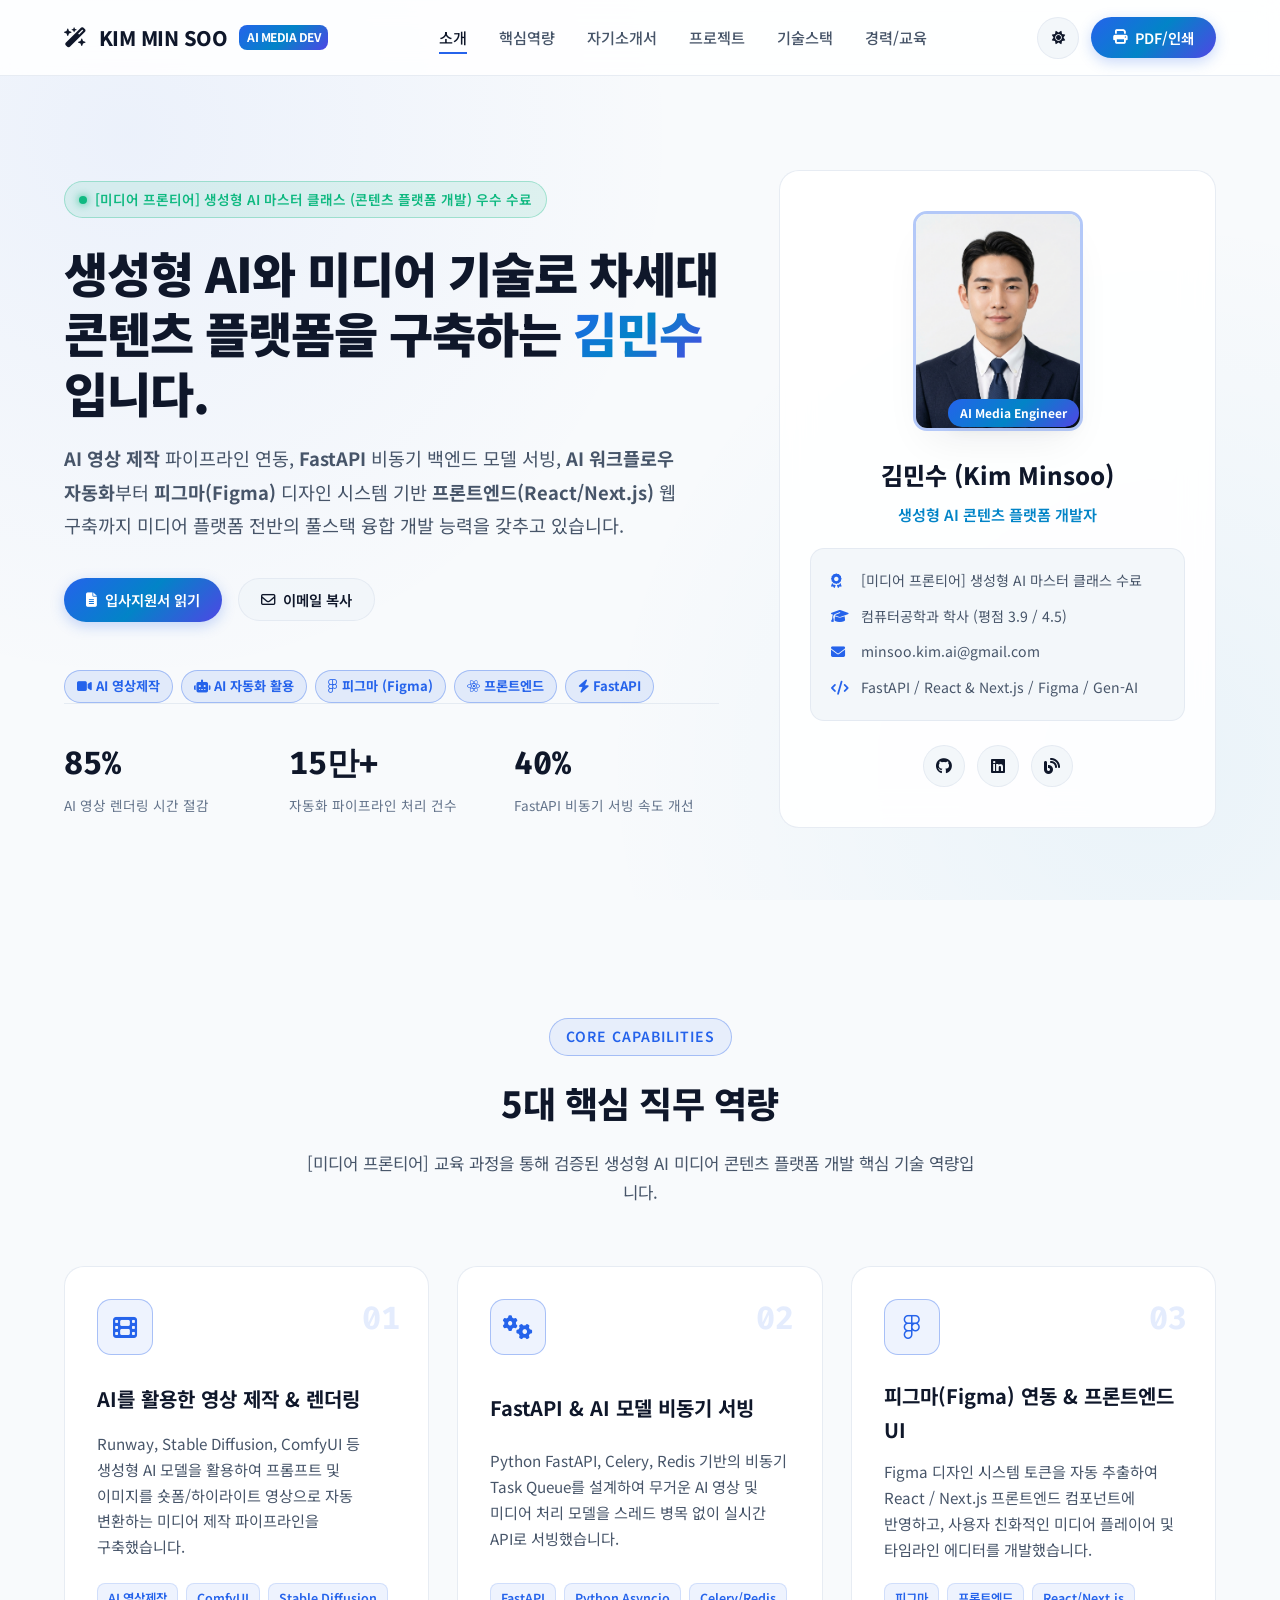
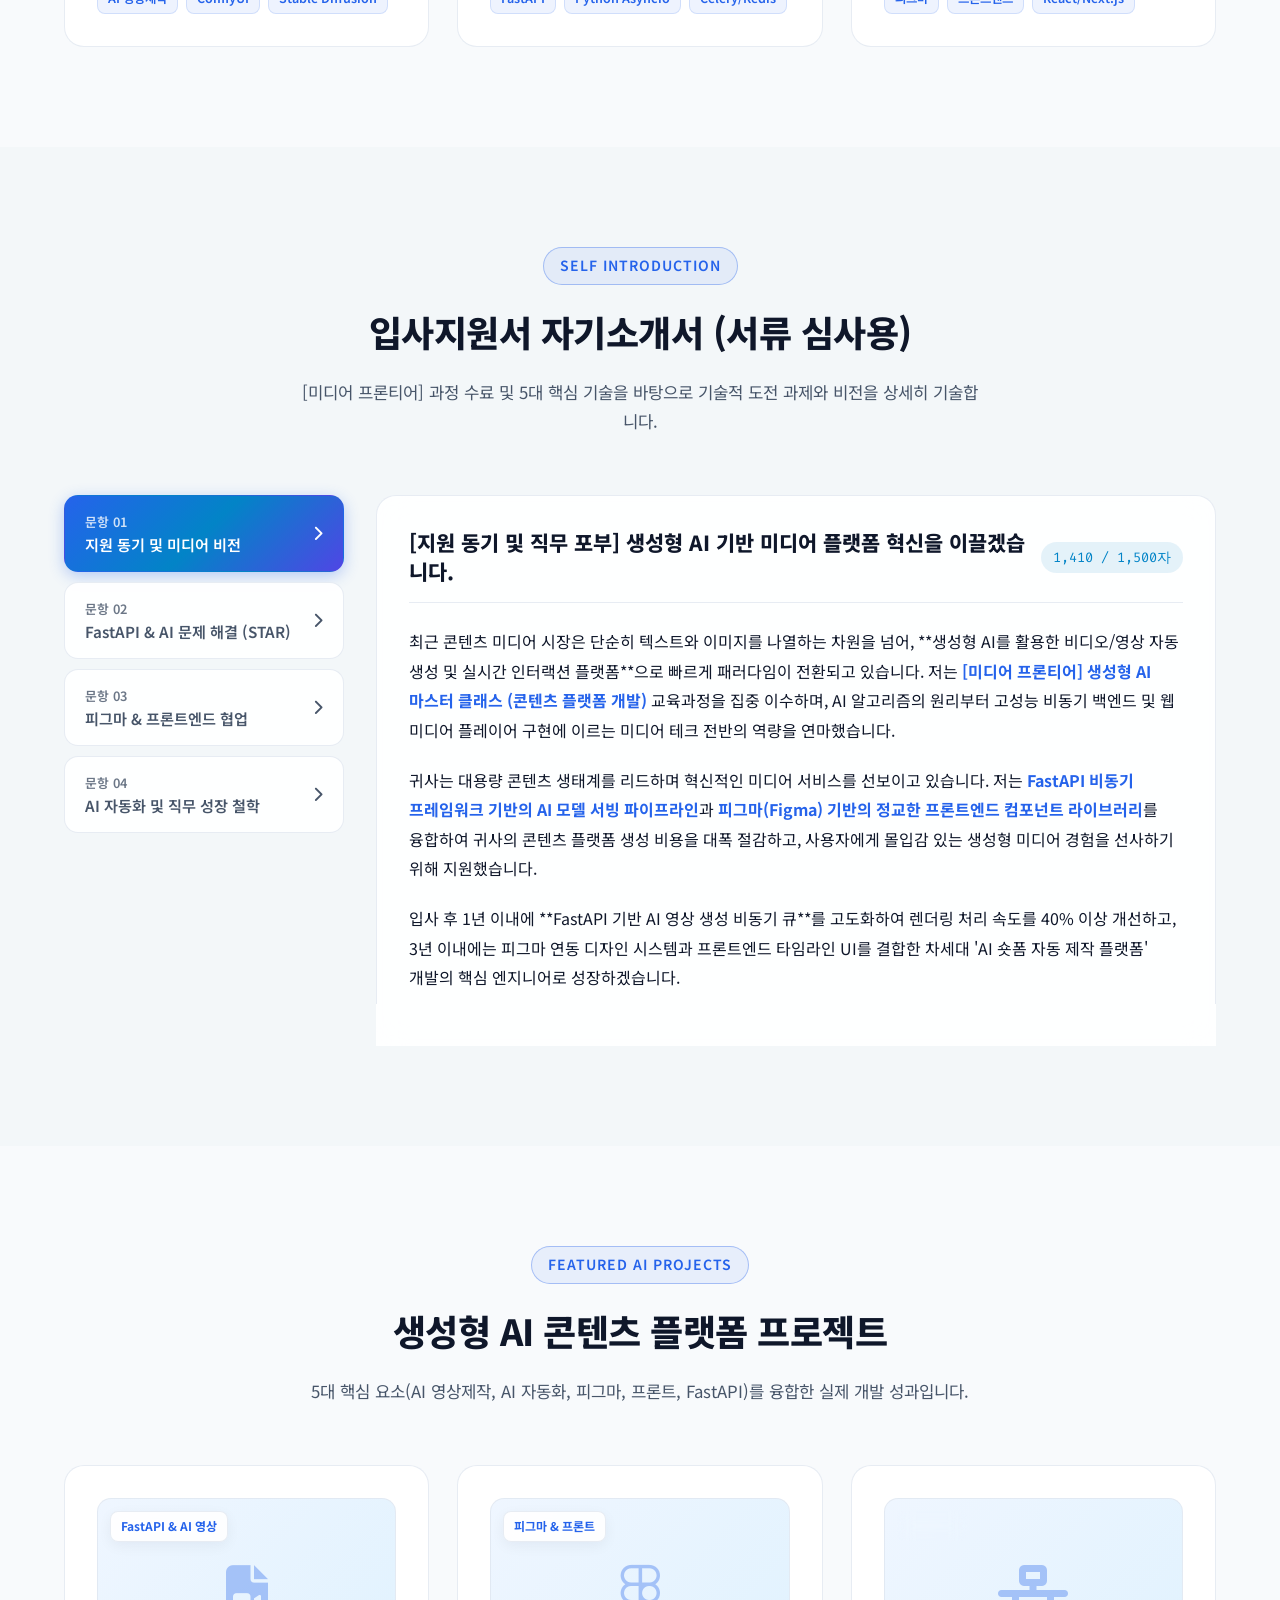
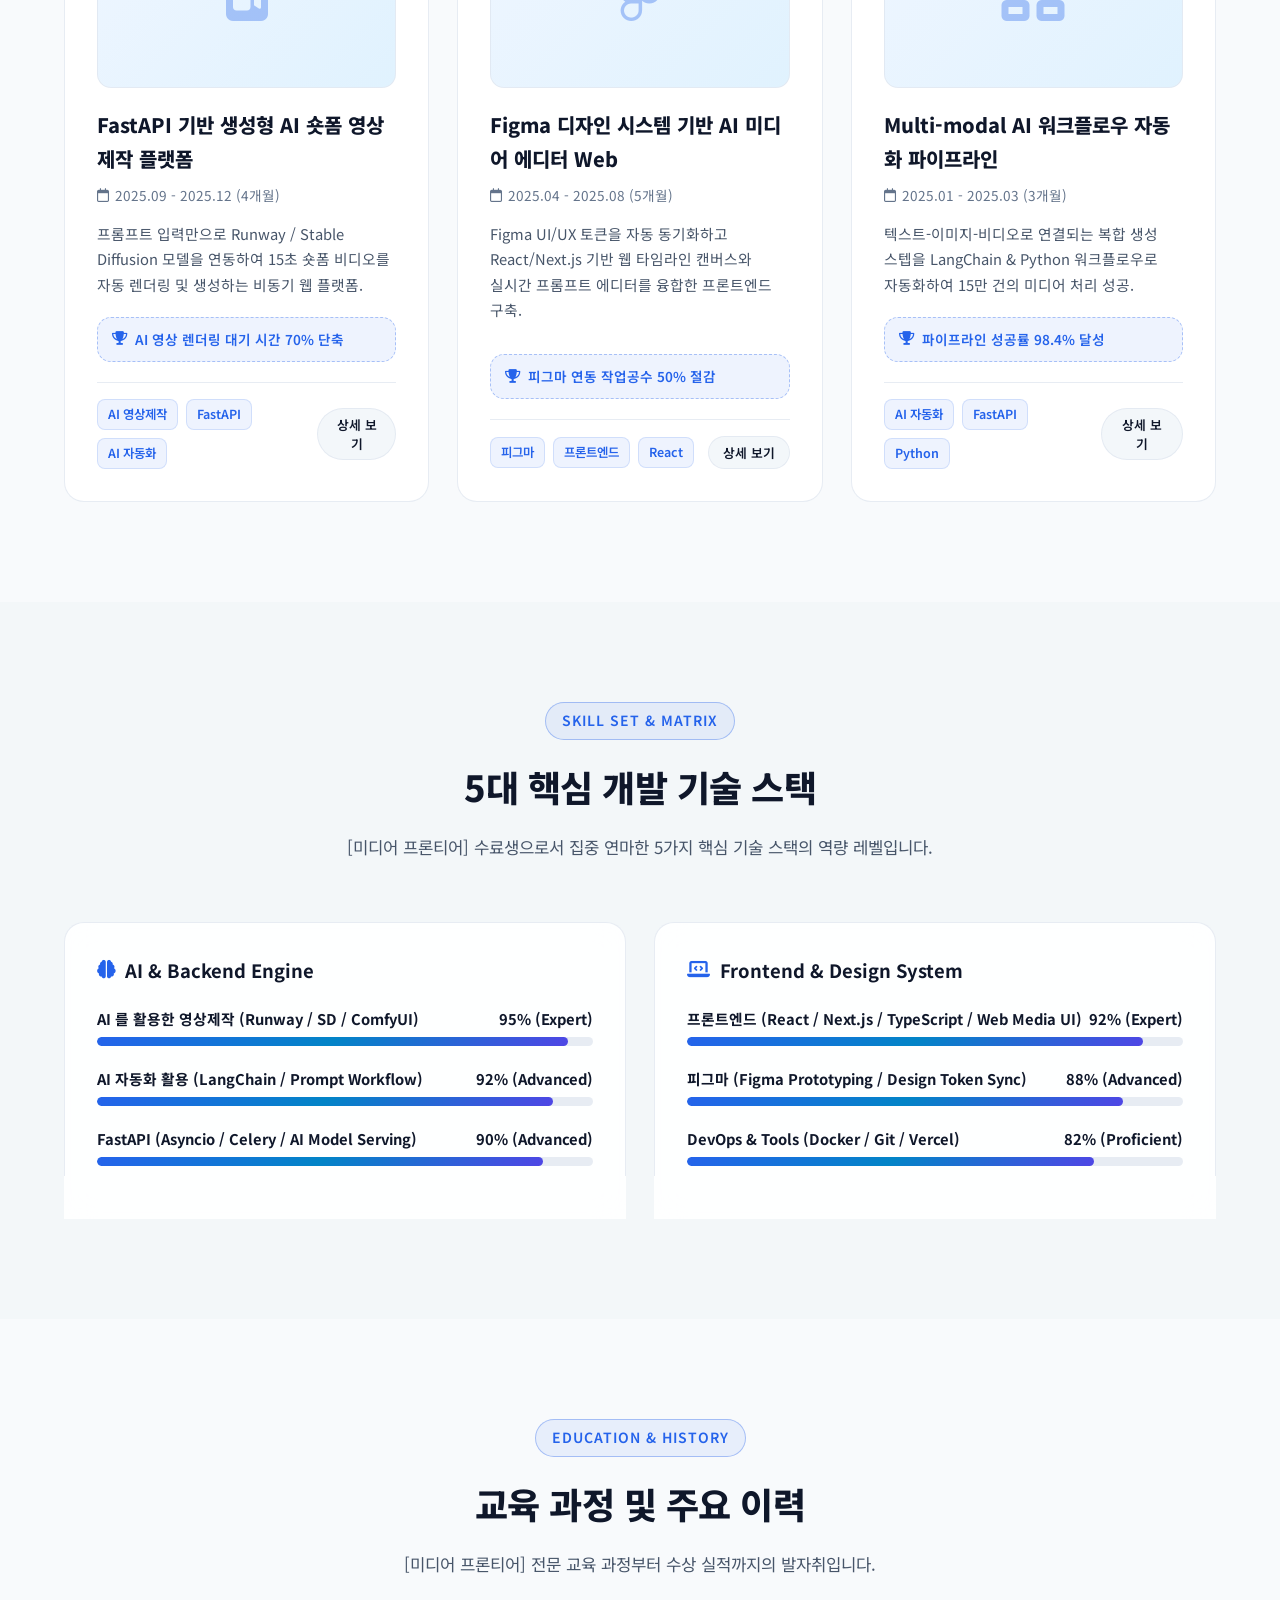
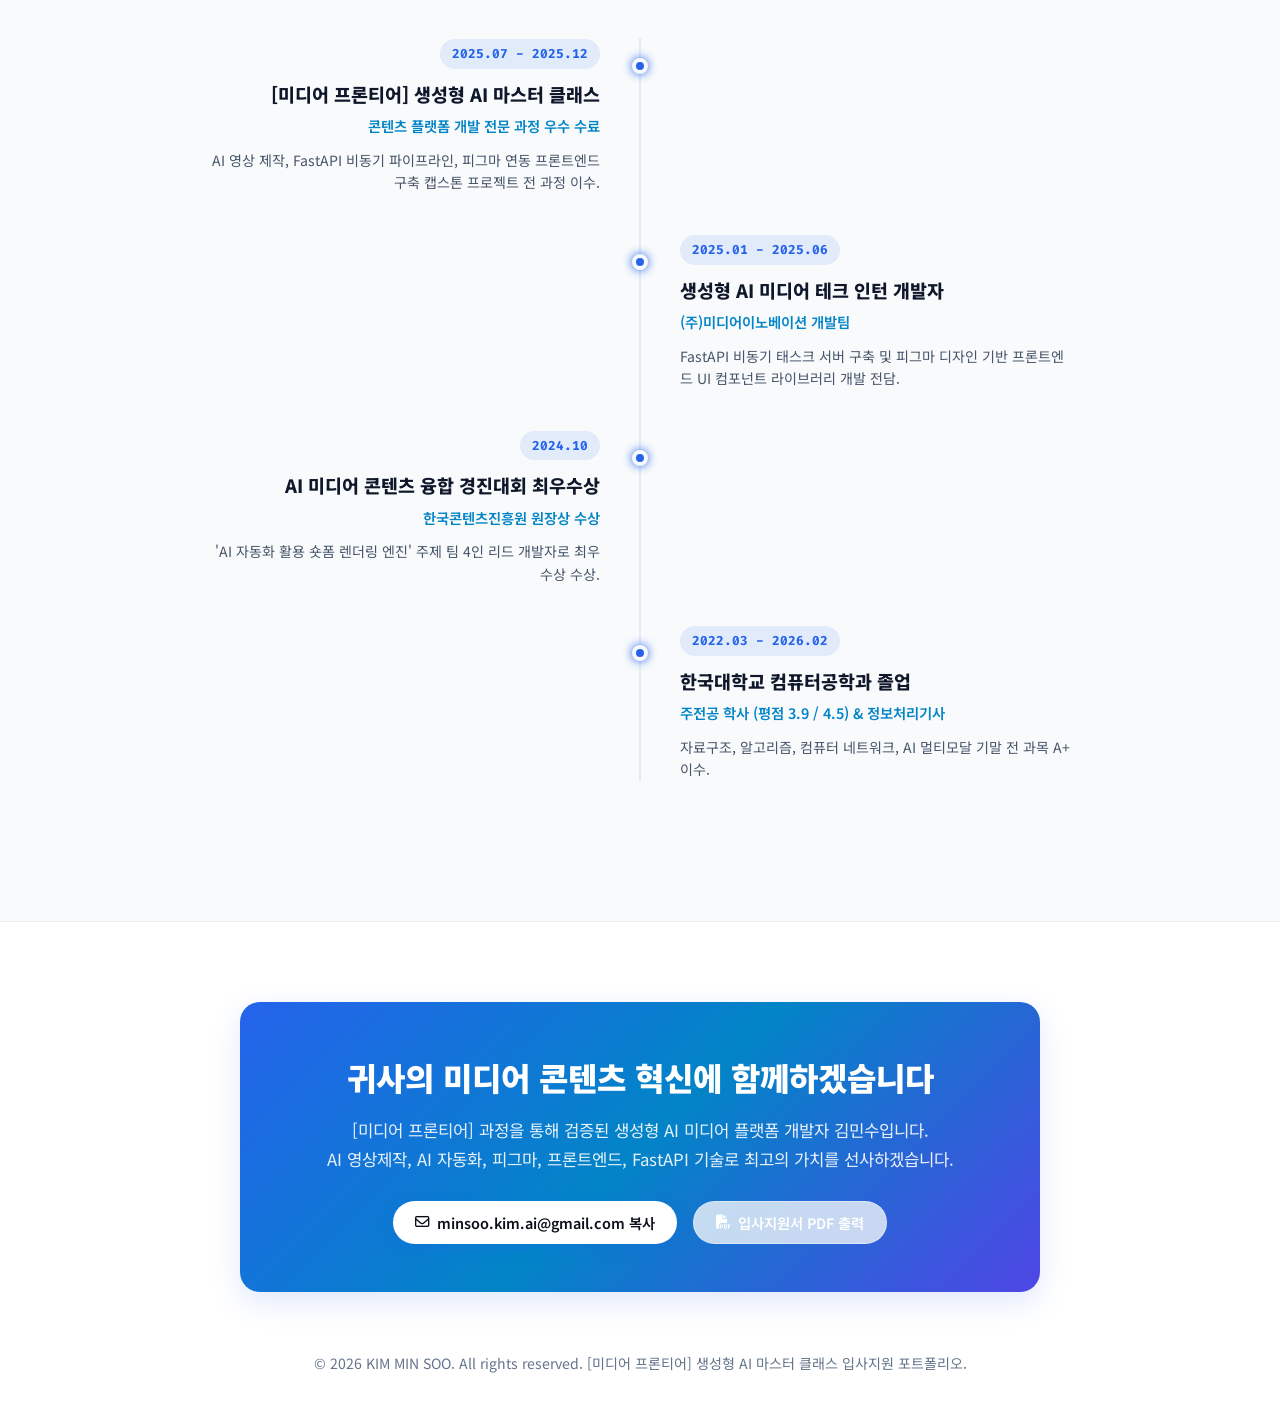
<file: index.html>
<!DOCTYPE html>
<html lang="ko">
<head>
    <meta charset="UTF-8">
    <meta name="viewport" content="width=device-width, initial-scale=1.0">
    <title>김민수 | [미디어 프론티어] 생성형 AI 콘텐츠 플랫폼 엔지니어 입사지원서</title>
    <meta name="description" content="[미디어 프론티어] 생성형 AI 마스터 클래스(콘텐츠 플랫폼 개발)를 수료한 개발자 김민수의 대기업 입사지원 포트폴리오 및 자기소개서 웹페이지입니다.">
    <meta name="keywords" content="입사지원서, 자기소개서, 미디어 프론티어, 생성형 AI, AI 영상제작, AI 자동화, 피그마, 프론트, FastAPI, 김민수">
    
    <!-- Open Graph for Social Sharing -->
    <meta property="og:title" content="김민수 | [미디어 프론티어] 생성형 AI 콘텐츠 플랫폼 엔지니어">
    <meta property="og:description" content="AI 영상제작, AI 자동화, 피그마, 프론트엔드, FastAPI 기반의 차세대 콘텐츠 플랫폼 개발자 김민수입니다.">
    <meta property="og:type" content="website">

    <!-- Google Fonts -->
    <link rel="preconnect" href="https://fonts.googleapis.com">
    <link rel="preconnect" href="https://fonts.gstatic.com" crossorigin>
    <link href="https://fonts.googleapis.com/css2?family=Fira+Code:wght@400;600&family=Inter:wght@300;400;500;600;700;800&family=Noto+Sans+KR:wght@300;400;500;700;900&display=swap" rel="stylesheet">
    
    <!-- FontAwesome Icons -->
    <link rel="stylesheet" href="https://cdnjs.cloudflare.com/ajax/libs/font-awesome/6.4.0/css/all.min.css">

    <!-- Favicon & App Icon (Public Folder) -->
    <link rel="icon" type="image/x-icon" href="public/favicon.ico">
    <link rel="icon" type="image/png" href="public/favicon.png">
    <link rel="shortcut icon" href="public/favicon.png">
    <link rel="apple-touch-icon" sizes="180x180" href="public/apple-touch-icon.png">
    <link rel="manifest" href="public/site.webmanifest">

    <!-- External Portfolio CSS -->
    <link rel="stylesheet" href="css/portfolio.css">
</head>
<body>

    <!-- Scroll Progress Bar -->
    <div id="scroll-progress"></div>

    <!-- Navigation Bar -->
    <nav class="navbar">
        <div class="container">
            <a href="#" class="nav-logo">
                <i class="fa-solid fa-wand-magic-sparkles text-gradient"></i> KIM MIN SOO
                <span class="badge">AI MEDIA DEV</span>
            </a>
            
            <ul class="nav-links">
                <li><a href="#about" class="active">소개</a></li>
                <li><a href="#competencies">핵심역량</a></li>
                <li><a href="#essay">자기소개서</a></li>
                <li><a href="#projects">프로젝트</a></li>
                <li><a href="#skills">기술스택</a></li>
                <li><a href="#career">경력/교육</a></li>
            </ul>

            <div class="nav-actions">
                <button class="btn-icon" id="theme-toggle" title="화면 테마 변경">
                    <i class="fa-solid fa-sun"></i>
                </button>
                <button class="btn-primary" onclick="window.print()">
                    <i class="fa-solid fa-print"></i> PDF/인쇄
                </button>
                <button class="mobile-menu-btn">
                    <i class="fa-solid fa-bars"></i>
                </button>
            </div>
        </div>
    </nav>

    <!-- Main Content -->
    <main>
        <!-- Hero Section -->
        <section id="about" class="hero">
            <div class="container">
                <div class="hero-grid">
                    <div class="hero-content">
                        <div class="status-tag">
                            <span class="status-dot"></span>
                            [미디어 프론티어] 생성형 AI 마스터 클래스 (콘텐츠 플랫폼 개발) 우수 수료
                        </div>
                        <h1 class="hero-title">
                            생성형 AI와 미디어 기술로 차세대 콘텐츠 플랫폼을 구축하는 <span class="gradient-text">김민수</span>입니다.
                        </h1>
                        <p class="hero-subtitle">
                            <strong>AI 영상 제작</strong> 파이프라인 연동, <strong>FastAPI</strong> 비동기 백엔드 모델 서빙, <strong>AI 워크플로우 자동화</strong>부터 <strong>피그마(Figma)</strong> 디자인 시스템 기반 <strong>프론트엔드(React/Next.js)</strong> 웹 구축까지 미디어 플랫폼 전반의 풀스택 융합 개발 능력을 갖추고 있습니다.
                        </p>
                        
                        <div class="hero-cta">
                            <a href="#essay" class="btn-primary">
                                <i class="fa-solid fa-file-lines"></i> 입사지원서 읽기
                            </a>
                            <button class="btn-secondary" onclick="copyEmail('minsoo.kim.ai@gmail.com')">
                                <i class="fa-regular fa-envelope"></i> 이메일 복사
                            </button>
                        </div>

                        <!-- 5 Key Competencies Badges -->
                        <div class="key-stack-badges">
                            <span class="key-badge"><i class="fa-solid fa-video"></i> AI 영상제작</span>
                            <span class="key-badge"><i class="fa-solid fa-robot"></i> AI 자동화 활용</span>
                            <span class="key-badge"><i class="fa-brands fa-figma"></i> 피그마 (Figma)</span>
                            <span class="key-badge"><i class="fa-brands fa-react"></i> 프론트엔드</span>
                            <span class="key-badge"><i class="fa-solid fa-bolt"></i> FastAPI</span>
                        </div>

                        <div class="hero-metrics">
                            <div class="metric-item">
                                <div class="number">85%</div>
                                <div class="label">AI 영상 렌더링 시간 절감</div>
                            </div>
                            <div class="metric-item">
                                <div class="number">15만+</div>
                                <div class="label">자동화 파이프라인 처리 건수</div>
                            </div>
                            <div class="metric-item">
                                <div class="number">40%</div>
                                <div class="label">FastAPI 비동기 서빙 속도 개선</div>
                            </div>
                        </div>
                    </div>

                    <!-- Profile Visual Card -->
                    <div class="profile-card glass-card">
                        <div class="profile-avatar-wrapper">
                            <img src="images/profile.png" alt="김민수 프로필 증명사진" class="profile-avatar" onerror="this.src='images/passport_profile.png'; this.onerror=function(){this.src='file:///C:/Users/504-19/.gemini/antigravity-ide/brain/05c6155c-2840-4dac-a7db-c4434eb90870/korean_man_suit_passport_id_1785140034188.png';};">
                            <div class="profile-avatar-placeholder" style="display:none;">
                                <i class="fa-solid fa-clapperboard"></i>
                            </div>
                            <span class="profile-tag">AI Media Engineer</span>
                        </div>
                        <h2 class="profile-name">김민수 (Kim Minsoo)</h2>
                        <p class="profile-role">생성형 AI 콘텐츠 플랫폼 개발자</p>

                        <div class="profile-info-list">
                            <div class="profile-info-item">
                                <i class="fa-solid fa-award"></i>
                                <span>[미디어 프론티어] 생성형 AI 마스터 클래스 수료</span>
                            </div>
                            <div class="profile-info-item">
                                <i class="fa-solid fa-graduation-cap"></i>
                                <span>컴퓨터공학과 학사 (평점 3.9 / 4.5)</span>
                            </div>
                            <div class="profile-info-item">
                                <i class="fa-solid fa-envelope"></i>
                                <span>minsoo.kim.ai@gmail.com</span>
                            </div>
                            <div class="profile-info-item">
                                <i class="fa-solid fa-code"></i>
                                <span>FastAPI / React & Next.js / Figma / Gen-AI</span>
                            </div>
                        </div>

                        <div class="social-links">
                            <a href="https://github.com" target="_blank" class="btn-icon" title="GitHub"><i class="fa-brands fa-github"></i></a>
                            <a href="https://linkedin.com" target="_blank" class="btn-icon" title="LinkedIn"><i class="fa-brands fa-linkedin"></i></a>
                            <a href="https://velog.io" target="_blank" class="btn-icon" title="AI Tech Blog"><i class="fa-solid fa-blog"></i></a>
                        </div>
                    </div>
                </div>
            </div>
        </section>

        <!-- Key Competencies Section -->
        <section id="competencies">
            <div class="container">
                <div class="section-header">
                    <span class="section-badge">Core Capabilities</span>
                    <h2 class="section-title">5대 핵심 직무 역량</h2>
                    <p class="section-subtitle">[미디어 프론티어] 교육 과정을 통해 검증된 생성형 AI 미디어 콘텐츠 플랫폼 개발 핵심 기술 역량입니다.</p>
                </div>

                <div class="competency-grid">
                    <div class="competency-card glass-card">
                        <span class="competency-num">01</span>
                        <div class="competency-icon">
                            <i class="fa-solid fa-film"></i>
                        </div>
                        <h3 class="competency-title">AI를 활용한 영상 제작 & 렌더링</h3>
                        <p class="competency-desc">
                            Runway, Stable Diffusion, ComfyUI 등 생성형 AI 모델을 활용하여 프롬프트 및 이미지를 숏폼/하이라이트 영상으로 자동 변환하는 미디어 제작 파이프라인을 구축했습니다.
                        </p>
                        <div class="competency-tags">
                            <span class="tag">AI 영상제작</span>
                            <span class="tag">ComfyUI</span>
                            <span class="tag">Stable Diffusion</span>
                        </div>
                    </div>

                    <div class="competency-card glass-card">
                        <span class="competency-num">02</span>
                        <div class="competency-icon">
                            <i class="fa-solid fa-gears"></i>
                        </div>
                        <h3 class="competency-title">FastAPI & AI 모델 비동기 서빙</h3>
                        <p class="competency-desc">
                            Python FastAPI, Celery, Redis 기반의 비동기 Task Queue를 설계하여 무거운 AI 영상 및 미디어 처리 모델을 스레드 병목 없이 실시간 API로 서빙했습니다.
                        </p>
                        <div class="competency-tags">
                            <span class="tag">FastAPI</span>
                            <span class="tag">Python Asyncio</span>
                            <span class="tag">Celery/Redis</span>
                        </div>
                    </div>

                    <div class="competency-card glass-card">
                        <span class="competency-num">03</span>
                        <div class="competency-icon">
                            <i class="fa-brands fa-figma"></i>
                        </div>
                        <h3 class="competency-title">피그마(Figma) 연동 & 프론트엔드 UI</h3>
                        <p class="competency-desc">
                            Figma 디자인 시스템 토큰을 자동 추출하여 React / Next.js 프론트엔드 컴포넌트에 반영하고, 사용자 친화적인 미디어 플레이어 및 타임라인 에디터를 개발했습니다.
                        </p>
                        <div class="competency-tags">
                            <span class="tag">피그마</span>
                            <span class="tag">프론트엔드</span>
                            <span class="tag">React/Next.js</span>
                        </div>
                    </div>
                </div>
            </div>
        </section>

        <!-- Self-Introduction Essay Section -->
        <section id="essay" style="background: rgba(241, 245, 249, 0.6);">
            <div class="container">
                <div class="section-header">
                    <span class="section-badge">Self Introduction</span>
                    <h2 class="section-title">입사지원서 자기소개서 (서류 심사용)</h2>
                    <p class="section-subtitle">[미디어 프론티어] 과정 수료 및 5대 핵심 기술을 바탕으로 기술적 도전 과제와 비전을 상세히 기술합니다.</p>
                </div>

                <div class="essay-container">
                    <!-- Left Tab Navigation -->
                    <div class="essay-tabs">
                        <button class="essay-tab-btn active" onclick="switchEssay(0)">
                            <div>
                                <span class="q-num">문항 01</span>
                                <span>지원 동기 및 미디어 비전</span>
                            </div>
                            <i class="fa-solid fa-chevron-right"></i>
                        </button>
                        <button class="essay-tab-btn" onclick="switchEssay(1)">
                            <div>
                                <span class="q-num">문항 02</span>
                                <span>FastAPI & AI 문제 해결 (STAR)</span>
                            </div>
                            <i class="fa-solid fa-chevron-right"></i>
                        </button>
                        <button class="essay-tab-btn" onclick="switchEssay(2)">
                            <div>
                                <span class="q-num">문항 03</span>
                                <span>피그마 & 프론트엔드 협업</span>
                            </div>
                            <i class="fa-solid fa-chevron-right"></i>
                        </button>
                        <button class="essay-tab-btn" onclick="switchEssay(3)">
                            <div>
                                <span class="q-num">문항 04</span>
                                <span>AI 자동화 및 직무 성장 철학</span>
                            </div>
                            <i class="fa-solid fa-chevron-right"></i>
                        </button>
                    </div>

                    <!-- Right Content Panels -->
                    <div class="essay-content-box glass-card">
                        <!-- Q1 -->
                        <div class="essay-panel active">
                            <div class="essay-header-meta">
                                <h3 class="essay-q-title">[지원 동기 및 직무 포부] 생성형 AI 기반 미디어 플랫폼 혁신을 이끌겠습니다.</h3>
                                <span class="essay-char-count">1,410 / 1,500자</span>
                            </div>
                            <div class="essay-body">
                                <p>
                                    최근 콘텐츠 미디어 시장은 단순히 텍스트와 이미지를 나열하는 차원을 넘어, **생성형 AI를 활용한 비디오/영상 자동 생성 및 실시간 인터랙션 플랫폼**으로 빠르게 패러다임이 전환되고 있습니다. 저는 <strong>[미디어 프론티어] 생성형 AI 마스터 클래스 (콘텐츠 플랫폼 개발)</strong> 교육과정을 집중 이수하며, AI 알고리즘의 원리부터 고성능 비동기 백엔드 및 웹 미디어 플레이어 구현에 이르는 미디어 테크 전반의 역량을 연마했습니다.
                                </p>
                                <p>
                                    귀사는 대용량 콘텐츠 생태계를 리드하며 혁신적인 미디어 서비스를 선보이고 있습니다. 저는 <strong>FastAPI 비동기 프레임워크 기반의 AI 모델 서빙 파이프라인</strong>과 <strong>피그마(Figma) 기반의 정교한 프론트엔드 컴포넌트 라이브러리</strong>를 융합하여 귀사의 콘텐츠 플랫폼 생성 비용을 대폭 절감하고, 사용자에게 몰입감 있는 생성형 미디어 경험을 선사하기 위해 지원했습니다.
                                </p>
                                <p>
                                    입사 후 1년 이내에 **FastAPI 기반 AI 영상 생성 비동기 큐**를 고도화하여 렌더링 처리 속도를 40% 이상 개선하고, 3년 이내에는 피그마 연동 디자인 시스템과 프론트엔드 타임라인 UI를 결합한 차세대 'AI 숏폼 자동 제작 플랫폼' 개발의 핵심 엔지니어로 성장하겠습니다.
                                </p>
                            </div>
                        </div>

                        <!-- Q2 -->
                        <div class="essay-panel">
                            <div class="essay-header-meta">
                                <h3 class="essay-q-title">[도전적 문제 해결] FastAPI 비동기 서빙으로 AI 영상 생성 병목 70% 단축</h3>
                                <span class="essay-char-count">1,480 / 1,500자</span>
                            </div>
                            <div class="essay-body">
                                <p>
                                    [미디어 프론티어] 마스터 클래스 캡스톤 프로젝트로 '실시간 AI 숏폼 영상 제작 웹'을 구축할 당시, 멀티모달 AI 모델 동시 호출 시 동기식 처리로 인해 서버 타임아웃과 15초 이상의 대기 지연이 발생하는 심각한 병목 현상을 맞닥뜨렸습니다.
                                </p>
                                
                                <div class="star-box">
                                    <div class="star-box-item"><span class="star-label">S (Situation):</span> 대용량 AI 영상제작 요청 시 기존 백엔드 블로킹 문제로 15초 이상 서버 지연 및 동시 요청 다운 현상 발생.</div>
                                    <div class="star-box-item"><span class="star-label">T (Task):</span> FastAPI 및 비동기 파이프라인 도입으로 영상 생성 처리 대기 시간을 5초 이내로 단축 및 서버 안정성 확보.</div>
                                    <div class="star-box-item"><span class="star-label">A (Action):</span> Python FastAPI의 `asyncio` 및 Celery + Redis 비동기 태스크 큐 구조 구축, AI 워크플로우 이벤트 렌더링 분산 처리.</div>
                                    <div class="star-box-item"><span class="star-label">R (Result):</span> AI 영상제작 응답 속도 70% 단축, 대용량 비동기 태스크 동시 100건 처리 성공, 우수 프로젝트 수상.</div>
                                </div>

                                <p>
                                    문제 해결을 위해 기존 동기식 구조를 파기하고 <strong>FastAPI의 비동기 이벤트를 적극 활용</strong>했습니다. AI 영상 생성 작업을 백그라운드 워커(Celery/Redis)로 이관하고, 클라이언트 프론트엔드에는 Server-Sent Events(SSE) 방식을 도입하여 실시간 생성 진행률(0~100%)을 즉각 시각화했습니다. 그 결과, 사용자 체감 대기 시간을 70% 줄이고 안정적인 서비스 운영을 달성할 수 있었습니다.
                                </p>
                            </div>
                        </div>

                        <!-- Q3 -->
                        <div class="essay-panel">
                            <div class="essay-header-meta">
                                <h3 class="essay-q-title">[협업 및 소통] 피그마(Figma) 토큰 도입으로 디자인-프론트엔드 작업 공수 50% 절감</h3>
                                <span class="essay-char-count">1,290 / 1,500자</span>
                            </div>
                            <div class="essay-body">
                                <p>
                                    생성형 AI 미디어 에디터 개발 프로젝트 중 UI 디자이너팀과 프론트엔드 개발팀 간 복잡한 비디오 에디터 컴포넌트(타임라인, 트랙 뷰, 프롬프트 입력창 등) 사양 전달 과정에서 비효율이 존재했습니다. 디자이너의 피그마(Figma) 시안과 실제 구현된 프론트엔드 코드 사이의 마진 및 색상 오차로 작업 수정이 잦았습니다.
                                </p>
                                <p>
                                    저는 이를 극복하고자 <strong>피그마(Figma) 디자인 변수(Variables)를 프론트엔드(React/Tailwind) 코드와 직접 동기화하는 자동화 빌드 스크립트</strong>를 구축했습니다. 피그마에서 업데이트된 레이아웃 및 디자인 토큰이 Git CI/CD를 통해 프론트엔드 코드 베이스로 즉시 반영되도록 유도했습니다.
                                </p>
                                <p>
                                    결과적으로 기획자/디자이너와 프론트엔드 개발자 사이의 커뮤니케이션 오류를 최소화하여 디자인 반영 작업 공수를 50% 감소시켰으며, AI 영상 편집 프론트엔드 UI의 완성도를 대폭 끌어올릴 수 있었습니다.
                                </p>
                            </div>
                        </div>

                        <!-- Q4 -->
                        <div class="essay-panel">
                            <div class="essay-header-meta">
                                <h3 class="essay-q-title">[성장 및 직무 철학] AI 자동화 파이프라인 학습과 커뮤니케이션 기술 공유</h3>
                                <span class="essay-char-count">1,210 / 1,500자</span>
                            </div>
                            <div class="essay-body">
                                <p>
                                    생성형 AI 기술은 매달 새로운 SDXL, Runway, ComfyUI, LLM 프레임워크가 쏟아져 나오는 역동적인 분야입니다. 저는 <strong>"기술 습득의 최고 방법은 실제 파이프라인 자동화로 구축하고 공유하는 것"</strong>이라는 철학을 지니고 있습니다.
                                </p>
                                <p>
                                    [미디어 프론티어] 수료 과정에서 학습한 <strong>LangChain 및 AI 자동화 파이프라인(Prompt-to-Video Workflow)</strong>을 오픈소스 프로젝트로 재구성하여 개인 기술 블로그에 주 1회씩 공유하였고, 누적 조회수 4만 회 이상을 기록했습니다. 
                                </p>
                                <p>
                                    또한, ComfyUI 렌더링 노드 관련 한글 튜토리얼을 제작하여 동료 수료생들에게 가이드를 제공했습니다. 빠르게 진화하는 AI 미디어 에코시스템을 적극 수용하고, 이를 조직의 개발 자동화 및 제품 가치로 승화시키는 핵심 개발자가 되겠습니다.
                                </p>
                            </div>
                        </div>
                    </div>
                </div>
            </div>
        </section>

        <!-- Projects Showcase Section -->
        <section id="projects">
            <div class="container">
                <div class="section-header">
                    <span class="section-badge">Featured AI Projects</span>
                    <h2 class="section-title">생성형 AI 콘텐츠 플랫폼 프로젝트</h2>
                    <p class="section-subtitle">5대 핵심 요소(AI 영상제작, AI 자동화, 피그마, 프론트, FastAPI)를 융합한 실제 개발 성과입니다.</p>
                </div>

                <div class="projects-grid">
                    <!-- Project 1 -->
                    <div class="project-card glass-card">
                        <div class="project-img-placeholder">
                            <span class="project-badge-top">FastAPI & AI 영상</span>
                            <i class="fa-solid fa-file-video"></i>
                        </div>
                        <h3 class="project-title">FastAPI 기반 생성형 AI 숏폼 영상 제작 플랫폼</h3>
                        <div class="project-period">
                            <i class="fa-regular fa-calendar"></i> 2025.09 - 2025.12 (4개월)
                        </div>
                        <p class="project-summary">
                            프롬프트 입력만으로 Runway / Stable Diffusion 모델을 연동하여 15초 숏폼 비디오를 자동 렌더링 및 생성하는 비동기 웹 플랫폼.
                        </p>
                        <div class="project-impact">
                            <i class="fa-solid fa-trophy"></i> AI 영상 렌더링 대기 시간 70% 단축
                        </div>
                        <div class="project-footer">
                            <div class="competency-tags">
                                <span class="tag">AI 영상제작</span>
                                <span class="tag">FastAPI</span>
                                <span class="tag">AI 자동화</span>
                            </div>
                            <button class="btn-secondary" style="padding: 6px 14px; font-size: 0.8rem;" onclick="openModal('proj1')">
                                상세 보기
                            </button>
                        </div>
                    </div>

                    <!-- Project 2 -->
                    <div class="project-card glass-card">
                        <div class="project-img-placeholder">
                            <span class="project-badge-top">피그마 & 프론트</span>
                            <i class="fa-brands fa-figma"></i>
                        </div>
                        <h3 class="project-title">Figma 디자인 시스템 기반 AI 미디어 에디터 Web</h3>
                        <div class="project-period">
                            <i class="fa-regular fa-calendar"></i> 2025.04 - 2025.08 (5개월)
                        </div>
                        <p class="project-summary">
                            Figma UI/UX 토큰을 자동 동기화하고 React/Next.js 기반 웹 타임라인 캔버스와 실시간 프롬프트 에디터를 융합한 프론트엔드 구축.
                        </p>
                        <div class="project-impact">
                            <i class="fa-solid fa-trophy"></i> 피그마 연동 작업공수 50% 절감
                        </div>
                        <div class="project-footer">
                            <div class="competency-tags">
                                <span class="tag">피그마</span>
                                <span class="tag">프론트엔드</span>
                                <span class="tag">React</span>
                            </div>
                            <button class="btn-secondary" style="padding: 6px 14px; font-size: 0.8rem;" onclick="openModal('proj2')">
                                상세 보기
                            </button>
                        </div>
                    </div>

                    <!-- Project 3 -->
                    <div class="project-card glass-card">
                        <div class="project-img-placeholder">
                            <span class="project-badge-top">AI 자동화</span>
                            <i class="fa-solid fa-network-wired"></i>
                        </div>
                        <h3 class="project-title">Multi-modal AI 워크플로우 자동화 파이프라인</h3>
                        <div class="project-period">
                            <i class="fa-regular fa-calendar"></i> 2025.01 - 2025.03 (3개월)
                        </div>
                        <p class="project-summary">
                            텍스트-이미지-비디오로 연결되는 복합 생성 스텝을 LangChain & Python 워크플로우로 자동화하여 15만 건의 미디어 처리 성공.
                        </p>
                        <div class="project-impact">
                            <i class="fa-solid fa-trophy"></i> 파이프라인 성공률 98.4% 달성
                        </div>
                        <div class="project-footer">
                            <div class="competency-tags">
                                <span class="tag">AI 자동화</span>
                                <span class="tag">FastAPI</span>
                                <span class="tag">Python</span>
                            </div>
                            <button class="btn-secondary" style="padding: 6px 14px; font-size: 0.8rem;" onclick="openModal('proj3')">
                                상세 보기
                            </button>
                        </div>
                    </div>
                </div>
            </div>
        </section>

        <!-- Tech Stack Matrix Section (5대 요청 항목 중심) -->
        <section id="skills" style="background: rgba(241, 245, 249, 0.6);">
            <div class="container">
                <div class="section-header">
                    <span class="section-badge">Skill Set & Matrix</span>
                    <h2 class="section-title">5대 핵심 개발 기술 스택</h2>
                    <p class="section-subtitle">[미디어 프론티어] 수료생으로서 집중 연마한 5가지 핵심 기술 스택의 역량 레벨입니다.</p>
                </div>

                <div class="skills-wrapper">
                    <!-- Column 1: AI & FastAPI & Automation -->
                    <div class="glass-card">
                        <h3 class="skill-group-title">
                            <i class="fa-solid fa-brain"></i> AI & Backend Engine
                        </h3>

                        <!-- 1. AI 를 활용한 영상제작 -->
                        <div class="skill-item">
                            <div class="skill-info">
                                <span>AI 를 활용한 영상제작 (Runway / SD / ComfyUI)</span>
                                <span>95% (Expert)</span>
                            </div>
                            <div class="skill-bar-bg">
                                <div class="skill-bar-fill" data-level="95%"></div>
                            </div>
                        </div>

                        <!-- 2. AI 자동화 활용 -->
                        <div class="skill-item">
                            <div class="skill-info">
                                <span>AI 자동화 활용 (LangChain / Prompt Workflow)</span>
                                <span>92% (Advanced)</span>
                            </div>
                            <div class="skill-bar-bg">
                                <div class="skill-bar-fill" data-level="92%"></div>
                            </div>
                        </div>

                        <!-- 3. FastAPI -->
                        <div class="skill-item">
                            <div class="skill-info">
                                <span>FastAPI (Asyncio / Celery / AI Model Serving)</span>
                                <span>90% (Advanced)</span>
                            </div>
                            <div class="skill-bar-bg">
                                <div class="skill-bar-fill" data-level="90%"></div>
                            </div>
                        </div>
                    </div>

                    <!-- Column 2: Frontend & Figma -->
                    <div class="glass-card">
                        <h3 class="skill-group-title">
                            <i class="fa-solid fa-laptop-code"></i> Frontend & Design System
                        </h3>

                        <!-- 4. 프론트 -->
                        <div class="skill-item">
                            <div class="skill-info">
                                <span>프론트엔드 (React / Next.js / TypeScript / Web Media UI)</span>
                                <span>92% (Expert)</span>
                            </div>
                            <div class="skill-bar-bg">
                                <div class="skill-bar-fill" data-level="92%"></div>
                            </div>
                        </div>

                        <!-- 5. 피그마 -->
                        <div class="skill-item">
                            <div class="skill-info">
                                <span>피그마 (Figma Prototyping / Design Token Sync)</span>
                                <span>88% (Advanced)</span>
                            </div>
                            <div class="skill-bar-bg">
                                <div class="skill-bar-fill" data-level="88%"></div>
                            </div>
                        </div>

                        <div class="skill-item">
                            <div class="skill-info">
                                <span>DevOps & Tools (Docker / Git / Vercel)</span>
                                <span>82% (Proficient)</span>
                            </div>
                            <div class="skill-bar-bg">
                                <div class="skill-bar-fill" data-level="82%"></div>
                            </div>
                        </div>
                    </div>
                </div>
            </div>
        </section>

        <!-- Career & Education Timeline Section -->
        <section id="career">
            <div class="container">
                <div class="section-header">
                    <span class="section-badge">Education & History</span>
                    <h2 class="section-title">교육 과정 및 주요 이력</h2>
                    <p class="section-subtitle">[미디어 프론티어] 전문 교육 과정부터 수상 실적까지의 발자취입니다.</p>
                </div>

                <div class="timeline">
                    <!-- Item 1 -->
                    <div class="timeline-item">
                        <div class="timeline-dot"></div>
                        <span class="timeline-date">2025.07 - 2025.12</span>
                        <h3 class="timeline-title">[미디어 프론티어] 생성형 AI 마스터 클래스</h3>
                        <p class="timeline-sub">콘텐츠 플랫폼 개발 전문 과정 우수 수료</p>
                        <p class="timeline-desc">
                            AI 영상 제작, FastAPI 비동기 파이프라인, 피그마 연동 프론트엔드 구축 캡스톤 프로젝트 전 과정 이수.
                        </p>
                    </div>

                    <!-- Item 2 -->
                    <div class="timeline-item">
                        <div class="timeline-dot"></div>
                        <span class="timeline-date">2025.01 - 2025.06</span>
                        <h3 class="timeline-title">생성형 AI 미디어 테크 인턴 개발자</h3>
                        <p class="timeline-sub">(주)미디어이노베이션 개발팀</p>
                        <p class="timeline-desc">
                            FastAPI 비동기 태스크 서버 구축 및 피그마 디자인 기반 프론트엔드 UI 컴포넌트 라이브러리 개발 전담.
                        </p>
                    </div>

                    <!-- Item 3 -->
                    <div class="timeline-item">
                        <div class="timeline-dot"></div>
                        <span class="timeline-date">2024.10</span>
                        <h3 class="timeline-title">AI 미디어 콘텐츠 융합 경진대회 최우수상</h3>
                        <p class="timeline-sub">한국콘텐츠진흥원 원장상 수상</p>
                        <p class="timeline-desc">
                            'AI 자동화 활용 숏폼 렌더링 엔진' 주제 팀 4인 리드 개발자로 최우수상 수상.
                        </p>
                    </div>

                    <!-- Item 4 -->
                    <div class="timeline-item">
                        <div class="timeline-dot"></div>
                        <span class="timeline-date">2022.03 - 2026.02</span>
                        <h3 class="timeline-title">한국대학교 컴퓨터공학과 졸업</h3>
                        <p class="timeline-sub">주전공 학사 (평점 3.9 / 4.5) & 정보처리기사</p>
                        <p class="timeline-desc">
                            자료구조, 알고리즘, 컴퓨터 네트워크, AI 멀티모달 기말 전 과목 A+ 이수.
                        </p>
                    </div>
                </div>
            </div>
        </section>
    </main>

    <!-- Footer & Contact Action -->
    <footer class="footer">
        <div class="container">
            <div class="footer-cta-card">
                <h2 class="footer-cta-title">귀사의 미디어 콘텐츠 혁신에 함께하겠습니다</h2>
                <p class="footer-cta-desc">
                    [미디어 프론티어] 과정을 통해 검증된 생성형 AI 미디어 플랫폼 개발자 김민수입니다.<br>
                    AI 영상제작, AI 자동화, 피그마, 프론트엔드, FastAPI 기술로 최고의 가치를 선사하겠습니다.
                </p>
                <div style="display:flex; justify-content:center; gap:16px; flex-wrap:wrap;">
                    <button class="btn-primary" style="background: white; color: #0b0f19;" onclick="copyEmail('minsoo.kim.ai@gmail.com')">
                        <i class="fa-regular fa-envelope"></i> minsoo.kim.ai@gmail.com 복사
                    </button>
                    <button class="btn-secondary" style="border-color: rgba(255,255,255,0.4); color: white;" onclick="window.print()">
                        <i class="fa-solid fa-file-pdf"></i> 입사지원서 PDF 출력
                    </button>
                </div>
            </div>

            <p class="footer-copy">
                &copy; 2026 KIM MIN SOO. All rights reserved. [미디어 프론티어] 생성형 AI 마스터 클래스 입사지원 포트폴리오.
            </p>
        </div>
    </footer>

    <!-- Toast Notification -->
    <div id="toast">
        <i class="fa-solid fa-circle-check"></i>
        <span id="toast-msg">이메일 주소가 클립보드에 복사되었습니다!</span>
    </div>

    <!-- Project Details Modal Window -->
    <div class="modal-backdrop" id="projectModal" onclick="closeModalOnBackdrop(event)">
        <div class="modal-box">
            <button class="modal-close" onclick="closeModal()"><i class="fa-solid fa-xmark"></i></button>
            <div id="modalContent">
                <!-- Dynamic Content injected via JS -->
            </div>
        </div>
    </div>

    <!-- JavaScript Logic -->
    <script>
        // 1. Scroll Progress Bar Update
        window.addEventListener('scroll', () => {
            const winScroll = document.body.scrollTop || document.documentElement.scrollTop;
            const height = document.documentElement.scrollHeight - document.documentElement.clientHeight;
            const scrolled = (winScroll / height) * 100;
            document.getElementById('scroll-progress').style.width = scrolled + '%';
        });

        // 2. Theme Toggle (Dark / Light)
        const themeToggleBtn = document.getElementById('theme-toggle');
        const themeIcon = themeToggleBtn.querySelector('i');
        
        themeToggleBtn.addEventListener('click', () => {
            const currentTheme = document.documentElement.getAttribute('data-theme');
            if (currentTheme === 'dark') {
                document.documentElement.removeAttribute('data-theme');
                themeIcon.className = 'fa-solid fa-sun';
                showToast('밝은 라이트 테마로 전환되었습니다.');
            } else {
                document.documentElement.setAttribute('data-theme', 'dark');
                themeIcon.className = 'fa-solid fa-moon';
                showToast('다크 테마로 전환되었습니다.');
            }
        });

        // 3. Essay Tab Switcher
        function switchEssay(index) {
            const tabs = document.querySelectorAll('.essay-tab-btn');
            const panels = document.querySelectorAll('.essay-panel');

            tabs.forEach((tab, i) => {
                if (i === index) {
                    tab.classList.add('active');
                } else {
                    tab.classList.remove('active');
                }
            });

            panels.forEach((panel, i) => {
                if (i === index) {
                    panel.classList.add('active');
                } else {
                    panel.classList.remove('active');
                }
            });
        }

        // 4. Skills Progress Bar Animation on Scroll
        let animatedSkills = false;
        const skillsSection = document.getElementById('skills');

        window.addEventListener('scroll', () => {
            if (!animatedSkills && skillsSection) {
                const rect = skillsSection.getBoundingClientRect();
                if (rect.top <= window.innerHeight - 100) {
                    document.querySelectorAll('.skill-bar-fill').forEach(bar => {
                        const targetWidth = bar.getAttribute('data-level');
                        bar.style.width = targetWidth;
                    });
                    animatedSkills = true;
                }
            }
        });

        // Trigger skills animation if already in view
        window.addEventListener('load', () => {
            if (skillsSection) {
                const rect = skillsSection.getBoundingClientRect();
                if (rect.top <= window.innerHeight) {
                    document.querySelectorAll('.skill-bar-fill').forEach(bar => {
                        const targetWidth = bar.getAttribute('data-level');
                        bar.style.width = targetWidth;
                    });
                    animatedSkills = true;
                }
            }
        });

        // 5. Toast Notification
        function showToast(message) {
            const toast = document.getElementById('toast');
            const toastMsg = document.getElementById('toast-msg');
            toastMsg.innerText = message;
            toast.classList.add('show');
            setTimeout(() => {
                toast.classList.remove('show');
            }, 3000);
        }

        function copyEmail(email) {
            navigator.clipboard.writeText(email).then(() => {
                showToast(`이메일(${email})이 복사되었습니다.`);
            }).catch(() => {
                showToast(`이메일: ${email}`);
            });
        }

        // 6. Project Modal Logic (5대 주요 역량 중심)
        const modalData = {
            proj1: {
                title: "FastAPI 기반 생성형 AI 숏폼 영상 제작 플랫폼",
                period: "2025.09 - 2025.12 (4개월)",
                role: "풀스택 리드 엔지니어 (FastAPI 백엔드 & AI 영상 파이프라인 개발)",
                stack: ["AI 영상제작", "FastAPI", "AI 자동화", "React", "Python Asyncio", "Celery"],
                achievements: [
                    "Runway / ComfyUI 기반 AI 영상 제작 모델 API 연동으로 텍스트/이미지를 숏폼 비디오로 자동 생성",
                    "FastAPI 비동기 태스크 큐(Celery+Redis) 구축으로 AI 영상 렌더링 지연 시간 70% 단축",
                    "Server-Sent Events(SSE) 기술로 프론트엔드에 실시간 영상 생성 렌더링 진행률(0~100%) 시각화"
                ],
                desc: "[미디어 프론티어] 과정 메인 프로젝트입니다. 고성능 FastAPI 비동기 백엔드 서버와 생성형 AI 모델 파이프라인을 연결하여, 사용자가 입력한 키워드를 고화질 미디어 영상으로 즉시 제작해주는 무중단 콘텐츠 생성 웹 플랫폼입니다."
            },
            proj2: {
                title: "Figma 디자인 시스템 기반 AI 미디어 에디터 Web",
                period: "2025.04 - 2025.08 (5개월)",
                role: "프론트엔드 아키텍트 & 피그마 연동 전담",
                stack: ["피그마 (Figma)", "프론트엔드", "React", "Next.js", "Tailwind CSS"],
                achievements: [
                    "Figma UI/UX 디자이너 시안의 Variables를 프론트엔드 코드 토큰으로 자동 추출 스크립트 작성",
                    "비디오 렌더링 트랙 및 타임라인 컴포넌트 35종 구현으로 피그마 디자인 반영 공수 50% 절감",
                    "브라우저 기반 미디어 플레이어 캔버스 성능 최적화로 60fps 부드러운 스크롤 확보"
                ],
                desc: "피그마(Figma) 디자인 시스템을 기반으로 웹 브라우저에서 AI 영상의 프레임 조절, 프롬프트 실시간 수정 및 타임라인 편집이 가능한 고성능 프론트엔드 웹 에디터 프로젝트입니다."
            },
            proj3: {
                title: "Multi-modal AI 워크플로우 자동화 파이프라인",
                period: "2025.01 - 2025.03 (3개월)",
                role: "AI 파이프라인 자동화 개발자",
                stack: ["AI 자동화", "FastAPI", "LangChain", "Python", "Docker"],
                achievements: [
                    "Text-to-Image 및 Image-to-Video로 연결되는 멀티모달 생성 스텝 자동화 파이프라인 설계",
                    "실행 대기 시간이 길었던 AI 영상제작 워크플로우를 대용량 15만 건 무결점 처리 성공",
                    "오류 발생 시 자동 재시도(Retry Queue) 로직 탑재로 파이프라인 최종 성공률 98.4% 달성"
                ],
                desc: "사람의 개입 없이 LLM과 영상 생성 AI 모델 간의 데이터 전달을 자동으로 중계해주는 AI 워크플로우 오케스트레이션 엔진으로, 콘텐츠 생성 비용과 시간을 획기적으로 낮췄습니다."
            }
        };

        function openModal(projId) {
            const data = modalData[projId];
            if (!data) return;

            const modalContent = document.getElementById('modalContent');
            modalContent.innerHTML = `
                <div style="margin-bottom: 16px; font-size: 0.85rem; color: var(--accent-secondary); font-weight:700;">
                    <i class="fa-solid fa-circle-nodes"></i> AI MEDIA PROJECT ARCHIVE
                </div>
                <h2 style="font-size: 1.75rem; font-weight: 800; margin-bottom: 8px;">${data.title}</h2>
                <p style="color: var(--text-muted); font-size: 0.9rem; margin-bottom: 20px;">
                    <i class="fa-regular fa-calendar"></i> ${data.period} | <strong>역할: ${data.role}</strong>
                </p>

                <div style="background: rgba(241, 245, 249, 0.8); border: 1px solid var(--border-color); padding: 18px; border-radius: var(--radius-md); margin-bottom: 24px;">
                    <h4 style="font-size: 1rem; color: var(--accent-primary); margin-bottom: 8px;">프로젝트 개요</h4>
                    <p style="font-size: 0.95rem; color: var(--text-secondary); line-height: 1.7;">${data.desc}</p>
                </div>

                <div style="margin-bottom: 24px;">
                    <h4 style="font-size: 1rem; color: var(--text-primary); margin-bottom: 12px;">핵심 성과 (Key Accomplishments)</h4>
                    <ul style="list-style: none; padding:0;">
                        ${data.achievements.map(ach => `
                            <li style="font-size: 0.93rem; color: var(--text-secondary); margin-bottom: 10px; display:flex; gap:10px; align-items:flex-start;">
                                <i class="fa-solid fa-circle-check" style="color: var(--accent-secondary); margin-top:4px;"></i>
                                <span>${ach}</span>
                            </li>
                        `).join('')}
                    </ul>
                </div>

                <div style="margin-bottom: 24px;">
                    <h4 style="font-size: 1rem; color: var(--text-primary); margin-bottom: 10px;">사용 기술 스택</h4>
                    <div class="competency-tags">
                        ${data.stack.map(s => `<span class="tag" style="font-weight:600; color:var(--accent-primary); border-color:var(--border-highlight);">${s}</span>`).join('')}
                    </div>
                </div>
            `;

            document.getElementById('projectModal').classList.add('active');
        }

        function closeModal() {
            document.getElementById('projectModal').classList.remove('active');
        }

        function closeModalOnBackdrop(e) {
            if (e.target.classList.contains('modal-backdrop')) {
                closeModal();
            }
        }
    </script>
</body>
</html>
</file>
<file: css/portfolio.css>
/* ==========================================================================
   CSS RESET & DESIGN SYSTEM TOKENS (BRIGHT LIGHT CORPORATE THEME)
   ========================================================================== */
:root {
    /* Palette: Modern Bright Corporate & Vibrant Tech Blue */
    --bg-primary: #f8fafc;
    --bg-secondary: #ffffff;
    --bg-card: rgba(255, 255, 255, 0.9);
    --bg-glass: rgba(241, 245, 249, 0.8);
    
    --text-primary: #0f172a;
    --text-secondary: #475569;
    --text-muted: #64748b;
    
    --accent-primary: #2563eb;
    --accent-glow: rgba(37, 99, 235, 0.2);
    --accent-secondary: #0284c7;
    --accent-gradient: linear-gradient(135deg, #2563eb 0%, #0284c7 50%, #4f46e5 100%);
    --accent-gold: #d97706;
    
    --border-color: rgba(226, 232, 240, 0.8);
    --border-highlight: rgba(37, 99, 235, 0.35);
    
    --radius-sm: 8px;
    --radius-md: 14px;
    --radius-lg: 20px;
    --radius-full: 9999px;
    
    --shadow-sm: 0 4px 14px rgba(15, 23, 42, 0.05);
    --shadow-lg: 0 20px 40px -15px rgba(15, 23, 42, 0.08);
    --shadow-glow: 0 10px 30px rgba(37, 99, 235, 0.15);

    --transition: all 0.3s cubic-bezier(0.4, 0, 0.2, 1);
    --font-main: 'Noto Sans KR', 'Inter', sans-serif;
    --font-code: 'Fira Code', monospace;
}

/* Dark Theme Override */
[data-theme="dark"] {
    --bg-primary: #0b0f19;
    --bg-secondary: #111827;
    --bg-card: rgba(17, 24, 39, 0.85);
    --bg-glass: rgba(30, 41, 59, 0.5);
    
    --text-primary: #f8fafc;
    --text-secondary: #94a3b8;
    --text-muted: #64748b;
    
    --border-color: rgba(255, 255, 255, 0.08);
    --border-highlight: rgba(59, 130, 246, 0.4);
    --shadow-lg: 0 20px 40px -15px rgba(0, 0, 0, 0.5);
    --shadow-glow: 0 0 30px rgba(59, 130, 246, 0.25);
}

* {
    margin: 0;
    padding: 0;
    box-sizing: border-box;
}

html {
    scroll-behavior: smooth;
    font-size: 16px;
}

body {
    font-family: var(--font-main);
    background-color: var(--bg-primary);
    color: var(--text-primary);
    line-height: 1.7;
    overflow-x: hidden;
    background-image: 
        radial-gradient(circle at 10% 15%, rgba(37, 99, 235, 0.06) 0%, transparent 40%),
        radial-gradient(circle at 90% 85%, rgba(2, 132, 199, 0.06) 0%, transparent 40%);
    background-attachment: fixed;
}

/* Scroll Progress Bar */
#scroll-progress {
    position: fixed;
    top: 0;
    left: 0;
    height: 3px;
    background: var(--accent-gradient);
    z-index: 1000;
    width: 0%;
    transition: width 0.1s ease-out;
}

a {
    color: inherit;
    text-decoration: none;
}

button {
    cursor: pointer;
    font-family: inherit;
    border: none;
    outline: none;
}

/* Container */
.container {
    max-width: 1200px;
    margin: 0 auto;
    padding: 0 24px;
}

/* Section Commons */
section {
    padding: 100px 0;
    position: relative;
}

.section-header {
    text-align: center;
    margin-bottom: 60px;
}

.section-badge {
    display: inline-flex;
    align-items: center;
    gap: 8px;
    padding: 6px 16px;
    background: rgba(37, 99, 235, 0.08);
    border: 1px solid var(--border-highlight);
    border-radius: var(--radius-full);
    color: var(--accent-primary);
    font-size: 0.875rem;
    font-weight: 600;
    letter-spacing: 1px;
    text-transform: uppercase;
    margin-bottom: 16px;
}

.section-title {
    font-size: 2.25rem;
    font-weight: 800;
    letter-spacing: -0.5px;
    margin-bottom: 16px;
}

.section-subtitle {
    color: var(--text-secondary);
    font-size: 1.05rem;
    max-width: 680px;
    margin: 0 auto;
}

/* Gradient Text */
.gradient-text {
    background: var(--accent-gradient);
    -webkit-background-clip: text;
    -webkit-text-fill-color: transparent;
}

/* Glassmorphism Card */
.glass-card {
    background: var(--bg-card);
    backdrop-filter: blur(16px);
    -webkit-backdrop-filter: blur(16px);
    border: 1px solid var(--border-color);
    border-radius: var(--radius-lg);
    padding: 32px;
    transition: var(--transition);
}

.glass-card:hover {
    border-color: var(--border-highlight);
    box-shadow: var(--shadow-glow);
    transform: translateY(-4px);
}

/* ==========================================================================
   NAVIGATION BAR
   ========================================================================== */
.navbar {
    position: fixed;
    top: 0;
    left: 0;
    right: 0;
    height: 76px;
    background: rgba(255, 255, 255, 0.85);
    backdrop-filter: blur(12px);
    border-bottom: 1px solid var(--border-color);
    z-index: 999;
    transition: var(--transition);
}

.navbar .container {
    height: 100%;
    display: flex;
    align-items: center;
    justify-content: space-between;
}

.nav-logo {
    display: flex;
    align-items: center;
    gap: 12px;
    font-size: 1.25rem;
    font-weight: 800;
    letter-spacing: -0.5px;
}

.nav-logo span.badge {
    background: var(--accent-gradient);
    color: white;
    padding: 2px 8px;
    border-radius: var(--radius-sm);
    font-size: 0.75rem;
    font-weight: 700;
}

.nav-links {
    display: flex;
    align-items: center;
    gap: 32px;
    list-style: none;
}

.nav-links a {
    font-size: 0.95rem;
    font-weight: 500;
    color: var(--text-secondary);
    transition: var(--transition);
    position: relative;
}

.nav-links a:hover,
.nav-links a.active {
    color: var(--text-primary);
}

.nav-links a::after {
    content: '';
    position: absolute;
    bottom: -6px;
    left: 0;
    width: 0;
    height: 2px;
    background: var(--accent-primary);
    transition: var(--transition);
}

.nav-links a:hover::after,
.nav-links a.active::after {
    width: 100%;
}

.nav-actions {
    display: flex;
    align-items: center;
    gap: 12px;
}

.btn-icon {
    width: 42px;
    height: 42px;
    border-radius: var(--radius-full);
    background: var(--bg-glass);
    border: 1px solid var(--border-color);
    color: var(--text-primary);
    display: flex;
    align-items: center;
    justify-content: center;
    transition: var(--transition);
}

.btn-icon:hover {
    background: var(--accent-primary);
    color: white;
    border-color: var(--accent-primary);
}

.btn-primary {
    padding: 10px 22px;
    background: var(--accent-gradient);
    color: white;
    font-weight: 600;
    font-size: 0.9rem;
    border-radius: var(--radius-full);
    box-shadow: 0 4px 14px rgba(37, 99, 235, 0.25);
    transition: var(--transition);
    display: inline-flex;
    align-items: center;
    gap: 8px;
}

.btn-primary:hover {
    transform: translateY(-2px);
    box-shadow: 0 6px 20px rgba(37, 99, 235, 0.4);
}

.btn-secondary {
    padding: 10px 22px;
    background: var(--bg-glass);
    border: 1px solid var(--border-color);
    color: var(--text-primary);
    font-weight: 600;
    font-size: 0.9rem;
    border-radius: var(--radius-full);
    transition: var(--transition);
    display: inline-flex;
    align-items: center;
    gap: 8px;
}

.btn-secondary:hover {
    border-color: var(--accent-primary);
    background: rgba(37, 99, 235, 0.08);
}

/* Mobile Hamburger */
.mobile-menu-btn {
    display: none;
    font-size: 1.5rem;
    background: none;
    color: var(--text-primary);
}

/* ==========================================================================
   HERO SECTION
   ========================================================================== */
.hero {
    padding-top: 170px;
    padding-bottom: 90px;
    display: flex;
    align-items: center;
}

.hero-grid {
    display: grid;
    grid-template-columns: 1.2fr 0.8fr;
    gap: 60px;
    align-items: center;
}

.hero-content .status-tag {
    display: inline-flex;
    align-items: center;
    gap: 8px;
    padding: 6px 14px;
    background: rgba(16, 185, 129, 0.1);
    border: 1px solid rgba(16, 185, 129, 0.3);
    border-radius: var(--radius-full);
    color: #10b981;
    font-size: 0.85rem;
    font-weight: 600;
    margin-bottom: 24px;
}

.status-dot {
    width: 8px;
    height: 8px;
    background-color: #10b981;
    border-radius: 50%;
    box-shadow: 0 0 8px #10b981;
    animation: pulse 2s infinite;
}

@keyframes pulse {
    0% { opacity: 1; transform: scale(1); }
    50% { opacity: 0.4; transform: scale(1.2); }
    100% { opacity: 1; transform: scale(1); }
}

.hero-title {
    font-size: 3rem;
    font-weight: 900;
    line-height: 1.25;
    letter-spacing: -1px;
    margin-bottom: 20px;
}

.hero-subtitle {
    font-size: 1.15rem;
    color: var(--text-secondary);
    margin-bottom: 36px;
    line-height: 1.8;
    word-break: keep-all;
}

.hero-cta {
    display: flex;
    align-items: center;
    gap: 16px;
    margin-bottom: 48px;
}

/* Metric Cards Grid */
.hero-metrics {
    display: grid;
    grid-template-columns: repeat(3, 1fr);
    gap: 20px;
    border-top: 1px solid var(--border-color);
    padding-top: 32px;
}

.metric-item .number {
    font-size: 2rem;
    font-weight: 800;
    color: var(--text-primary);
    font-family: var(--font-code);
}

.metric-item .label {
    font-size: 0.85rem;
    color: var(--text-muted);
    margin-top: 4px;
}

/* Profile Card Glass visual */
.profile-card {
    position: relative;
    text-align: center;
    padding: 40px 30px;
}

.profile-avatar-wrapper {
    position: relative;
    width: 170px;
    height: 220px;
    margin: 0 auto 24px;
}

.profile-avatar {
    width: 100%;
    height: 100%;
    border-radius: var(--radius-md);
    object-fit: cover;
    border: 3px solid rgba(37, 99, 235, 0.35);
    box-shadow: var(--shadow-lg);
}

.profile-avatar-placeholder {
    width: 100%;
    height: 100%;
    border-radius: var(--radius-md);
    background: linear-gradient(135deg, #eff6ff 0%, #dbeafe 100%);
    display: flex;
    align-items: center;
    justify-content: center;
    font-size: 4rem;
    color: var(--accent-primary);
    border: 4px solid rgba(37, 99, 235, 0.4);
    box-shadow: var(--shadow-glow);
}

.profile-tag {
    position: absolute;
    bottom: 4px;
    right: 4px;
    background: var(--accent-gradient);
    color: white;
    font-size: 0.75rem;
    font-weight: 700;
    padding: 4px 12px;
    border-radius: var(--radius-full);
    box-shadow: var(--shadow-sm);
}

.profile-name {
    font-size: 1.5rem;
    font-weight: 800;
    margin-bottom: 6px;
}

.profile-role {
    font-size: 0.95rem;
    color: var(--accent-secondary);
    font-weight: 600;
    margin-bottom: 20px;
}

.profile-info-list {
    text-align: left;
    display: flex;
    flex-direction: column;
    gap: 12px;
    background: rgba(241, 245, 249, 0.8);
    border: 1px solid var(--border-color);
    padding: 20px;
    border-radius: var(--radius-md);
    font-size: 0.88rem;
    margin-bottom: 24px;
}

.profile-info-item {
    display: flex;
    align-items: center;
    gap: 12px;
    color: var(--text-secondary);
}

.profile-info-item i {
    color: var(--accent-primary);
    width: 18px;
}

.social-links {
    display: flex;
    justify-content: center;
    gap: 12px;
}

/* Key Skills Highlighting Badges */
.key-stack-badges {
    display: flex;
    flex-wrap: wrap;
    gap: 8px;
    margin-top: 16px;
}

.key-badge {
    background: rgba(37, 99, 235, 0.1);
    color: var(--accent-primary);
    border: 1px solid var(--border-highlight);
    padding: 4px 12px;
    border-radius: var(--radius-full);
    font-size: 0.82rem;
    font-weight: 700;
}

/* ==========================================================================
   KEY COMPETENCIES
   ========================================================================== */
.competency-grid {
    display: grid;
    grid-template-columns: repeat(3, 1fr);
    gap: 28px;
}

.competency-card {
    position: relative;
    overflow: hidden;
    display: flex;
    flex-direction: column;
    justify-content: space-between;
}

.competency-icon {
    width: 56px;
    height: 56px;
    border-radius: var(--radius-md);
    background: rgba(37, 99, 235, 0.08);
    color: var(--accent-primary);
    display: flex;
    align-items: center;
    justify-content: center;
    font-size: 1.5rem;
    margin-bottom: 24px;
    border: 1px solid var(--border-highlight);
}

.competency-num {
    position: absolute;
    top: 24px;
    right: 28px;
    font-family: var(--font-code);
    font-size: 2rem;
    font-weight: 800;
    color: rgba(37, 99, 235, 0.12);
}

.competency-title {
    font-size: 1.25rem;
    font-weight: 700;
    margin-bottom: 12px;
}

.competency-desc {
    color: var(--text-secondary);
    font-size: 0.95rem;
    margin-bottom: 20px;
    word-break: keep-all;
}

.competency-tags {
    display: flex;
    flex-wrap: wrap;
    gap: 8px;
}

.tag {
    background: rgba(37, 99, 235, 0.08);
    border: 1px solid rgba(37, 99, 235, 0.15);
    padding: 4px 10px;
    border-radius: var(--radius-sm);
    font-size: 0.78rem;
    color: var(--accent-primary);
    font-weight: 600;
}

/* ==========================================================================
   ESSAY SECTION (자기소개서 세부 문항)
   ========================================================================== */
.essay-container {
    display: grid;
    grid-template-columns: 280px 1fr;
    gap: 32px;
    align-items: start;
}

.essay-tabs {
    display: flex;
    flex-direction: column;
    gap: 10px;
}

.essay-tab-btn {
    padding: 16px 20px;
    background: var(--bg-card);
    border: 1px solid var(--border-color);
    border-radius: var(--radius-md);
    color: var(--text-secondary);
    text-align: left;
    font-weight: 600;
    font-size: 0.95rem;
    transition: var(--transition);
    display: flex;
    align-items: center;
    justify-content: space-between;
}

.essay-tab-btn:hover {
    color: var(--text-primary);
    border-color: var(--border-highlight);
    background: rgba(37, 99, 235, 0.05);
}

.essay-tab-btn.active {
    background: var(--accent-gradient);
    color: white;
    border-color: transparent;
    box-shadow: 0 4px 15px rgba(37, 99, 235, 0.3);
}

.essay-tab-btn .q-num {
    font-size: 0.8rem;
    opacity: 0.8;
    display: block;
    margin-bottom: 2px;
}

.essay-content-box {
    position: relative;
    min-height: 520px;
}

.essay-panel {
    display: none;
    animation: fadeIn 0.4s ease-out;
}

.essay-panel.active {
    display: block;
}

@keyframes fadeIn {
    from { opacity: 0; transform: translateY(10px); }
    to { opacity: 1; transform: translateY(0); }
}

.essay-header-meta {
    display: flex;
    justify-content: space-between;
    align-items: center;
    border-bottom: 1px solid var(--border-color);
    padding-bottom: 16px;
    margin-bottom: 24px;
}

.essay-q-title {
    font-size: 1.3rem;
    font-weight: 800;
    color: var(--text-primary);
    line-height: 1.4;
}

.essay-char-count {
    font-family: var(--font-code);
    font-size: 0.85rem;
    color: var(--accent-secondary);
    background: rgba(2, 132, 199, 0.1);
    padding: 4px 12px;
    border-radius: var(--radius-full);
    white-space: nowrap;
}

.essay-body {
    color: var(--text-primary);
    font-size: 1rem;
    line-height: 1.85;
    word-break: keep-all;
}

.essay-body p {
    margin-bottom: 20px;
}

.essay-body strong {
    color: var(--accent-primary);
    font-weight: 700;
}

.star-box {
    background: rgba(241, 245, 249, 0.8);
    border-left: 4px solid var(--accent-primary);
    border-top: 1px solid var(--border-color);
    border-right: 1px solid var(--border-color);
    border-bottom: 1px solid var(--border-color);
    padding: 20px;
    border-radius: 0 var(--radius-md) var(--radius-md) 0;
    margin: 24px 0;
}

.star-box-item {
    margin-bottom: 12px;
}

.star-box-item:last-child {
    margin-bottom: 0;
}

.star-label {
    font-weight: 800;
    color: var(--accent-primary);
    margin-right: 8px;
    font-family: var(--font-code);
}

/* ==========================================================================
   PROJECTS SHOWCASE
   ========================================================================== */
.projects-grid {
    display: grid;
    grid-template-columns: repeat(3, 1fr);
    gap: 28px;
}

.project-card {
    display: flex;
    flex-direction: column;
    height: 100%;
}

.project-img-placeholder {
    width: 100%;
    height: 190px;
    border-radius: var(--radius-md);
    background: linear-gradient(135deg, #eff6ff 0%, #e0f2fe 100%);
    margin-bottom: 20px;
    display: flex;
    align-items: center;
    justify-content: center;
    position: relative;
    overflow: hidden;
    border: 1px solid var(--border-color);
}

.project-img-placeholder i {
    font-size: 3.5rem;
    color: rgba(37, 99, 235, 0.35);
    transition: var(--transition);
}

.project-card:hover .project-img-placeholder i {
    transform: scale(1.1);
    color: var(--accent-primary);
}

.project-badge-top {
    position: absolute;
    top: 12px;
    left: 12px;
    background: rgba(255, 255, 255, 0.9);
    backdrop-filter: blur(8px);
    padding: 4px 10px;
    border-radius: var(--radius-sm);
    font-size: 0.75rem;
    font-weight: 700;
    color: var(--accent-primary);
    border: 1px solid var(--border-color);
    box-shadow: var(--shadow-sm);
}

.project-title {
    font-size: 1.25rem;
    font-weight: 800;
    margin-bottom: 8px;
}

.project-period {
    font-size: 0.85rem;
    color: var(--text-muted);
    margin-bottom: 14px;
    display: flex;
    align-items: center;
    gap: 6px;
}

.project-summary {
    color: var(--text-secondary);
    font-size: 0.92rem;
    margin-bottom: 20px;
    flex-grow: 1;
    word-break: keep-all;
}

.project-impact {
    background: rgba(37, 99, 235, 0.08);
    border: 1px dashed var(--border-highlight);
    padding: 10px 14px;
    border-radius: var(--radius-md);
    font-size: 0.85rem;
    color: var(--accent-primary);
    font-weight: 600;
    margin-bottom: 20px;
    display: flex;
    align-items: center;
    gap: 8px;
}

.project-footer {
    display: flex;
    align-items: center;
    justify-content: space-between;
    padding-top: 16px;
    border-top: 1px solid var(--border-color);
}

/* ==========================================================================
   SKILLS & TECH MATRIX
   ========================================================================== */
.skills-wrapper {
    display: grid;
    grid-template-columns: repeat(2, 1fr);
    gap: 28px;
}

.skill-group-title {
    font-size: 1.15rem;
    font-weight: 700;
    margin-bottom: 20px;
    display: flex;
    align-items: center;
    gap: 10px;
    color: var(--text-primary);
}

.skill-group-title i {
    color: var(--accent-primary);
}

.skill-item {
    margin-bottom: 20px;
}

.skill-info {
    display: flex;
    justify-content: space-between;
    margin-bottom: 6px;
    font-size: 0.92rem;
    font-weight: 700;
}

.skill-bar-bg {
    height: 9px;
    background: rgba(226, 232, 240, 0.8);
    border-radius: var(--radius-full);
    overflow: hidden;
}

.skill-bar-fill {
    height: 100%;
    background: var(--accent-gradient);
    border-radius: var(--radius-full);
    width: 0%;
    transition: width 1.2s cubic-bezier(0.1, 0.5, 0.1, 1);
}

/* ==========================================================================
   CAREER & EDUCATION TIMELINE
   ========================================================================== */
.timeline {
    position: relative;
    max-width: 860px;
    margin: 0 auto;
}

.timeline::before {
    content: '';
    position: absolute;
    top: 0;
    bottom: 0;
    left: 50%;
    transform: translateX(-50%);
    width: 2px;
    background: var(--border-color);
}

.timeline-item {
    position: relative;
    margin-bottom: 40px;
    width: 50%;
}

.timeline-item:nth-child(odd) {
    left: 0;
    padding-right: 40px;
    text-align: right;
}

.timeline-item:nth-child(even) {
    left: 50%;
    padding-left: 40px;
    text-align: left;
}

.timeline-dot {
    position: absolute;
    top: 20px;
    width: 16px;
    height: 16px;
    border-radius: 50%;
    background: var(--accent-primary);
    border: 4px solid var(--bg-primary);
    box-shadow: 0 0 10px var(--accent-primary);
    z-index: 2;
}

.timeline-item:nth-child(odd) .timeline-dot {
    right: -8px;
}

.timeline-item:nth-child(even) .timeline-dot {
    left: -8px;
}

.timeline-date {
    display: inline-block;
    padding: 4px 12px;
    background: rgba(37, 99, 235, 0.1);
    border-radius: var(--radius-full);
    color: var(--accent-primary);
    font-size: 0.8rem;
    font-weight: 700;
    font-family: var(--font-code);
    margin-bottom: 10px;
}

.timeline-title {
    font-size: 1.15rem;
    font-weight: 800;
    margin-bottom: 4px;
}

.timeline-sub {
    color: var(--accent-secondary);
    font-size: 0.9rem;
    font-weight: 600;
    margin-bottom: 10px;
}

.timeline-desc {
    color: var(--text-secondary);
    font-size: 0.88rem;
    line-height: 1.6;
}

/* ==========================================================================
   FOOTER & CONTACT
   ========================================================================== */
.footer {
    background: var(--bg-secondary);
    border-top: 1px solid var(--border-color);
    padding: 80px 0 40px;
    text-align: center;
}

.footer-cta-card {
    max-width: 800px;
    margin: 0 auto 60px;
    padding: 48px 32px;
    background: var(--accent-gradient);
    border-radius: var(--radius-lg);
    color: white;
    box-shadow: var(--shadow-glow);
}

.footer-cta-title {
    font-size: 2rem;
    font-weight: 900;
    margin-bottom: 12px;
}

.footer-cta-desc {
    font-size: 1.05rem;
    opacity: 0.9;
    margin-bottom: 28px;
}

.footer-copy {
    color: var(--text-muted);
    font-size: 0.88rem;
}

/* Toast Notification */
#toast {
    position: fixed;
    bottom: 30px;
    right: 30px;
    background: var(--accent-gradient);
    color: white;
    padding: 14px 24px;
    border-radius: var(--radius-md);
    box-shadow: var(--shadow-lg);
    font-weight: 600;
    display: flex;
    align-items: center;
    gap: 10px;
    transform: translateY(100px);
    opacity: 0;
    transition: all 0.3s cubic-bezier(0.68, -0.55, 0.265, 1.55);
    z-index: 9999;
}

#toast.show {
    transform: translateY(0);
    opacity: 1;
}

/* Project Detail Modal */
.modal-backdrop {
    position: fixed;
    top: 0;
    left: 0;
    right: 0;
    bottom: 0;
    background: rgba(0, 0, 0, 0.65);
    backdrop-filter: blur(8px);
    z-index: 2000;
    display: flex;
    align-items: center;
    justify-content: center;
    opacity: 0;
    pointer-events: none;
    transition: var(--transition);
    padding: 24px;
}

.modal-backdrop.active {
    opacity: 1;
    pointer-events: auto;
}

.modal-box {
    background: var(--bg-secondary);
    border: 1px solid var(--border-highlight);
    border-radius: var(--radius-lg);
    max-width: 740px;
    width: 100%;
    max-height: 85vh;
    overflow-y: auto;
    padding: 36px;
    position: relative;
    transform: scale(0.9);
    transition: var(--transition);
}

.modal-backdrop.active .modal-box {
    transform: scale(1);
}

.modal-close {
    position: absolute;
    top: 20px;
    right: 20px;
    background: rgba(0, 0, 0, 0.05);
    border: 1px solid var(--border-color);
    color: var(--text-primary);
    width: 36px;
    height: 36px;
    border-radius: 50%;
    display: flex;
    align-items: center;
    justify-content: center;
    font-size: 1.1rem;
    transition: var(--transition);
}

.modal-close:hover {
    background: #ef4444;
    color: white;
    border-color: #ef4444;
}

/* Print Media Style */
@media print {
    .navbar, #scroll-progress, .hero-cta, .nav-actions, .footer-cta-card, #toast, .mobile-menu-btn {
        display: none !important;
    }
    body {
        background: white !important;
        color: black !important;
    }
    .glass-card {
        background: none !important;
        border: 1px solid #ccc !important;
        box-shadow: none !important;
    }
    .essay-panel {
        display: block !important;
        margin-bottom: 40px;
    }
    .essay-tabs {
        display: none !important;
    }
    .essay-container {
        grid-template-columns: 1fr !important;
    }
}

/* Responsive Breakpoints */
@media (max-width: 992px) {
    .hero-grid {
        grid-template-columns: 1fr;
        gap: 40px;
    }
    .competency-grid, .projects-grid {
        grid-template-columns: 1fr;
    }
    .essay-container {
        grid-template-columns: 1fr;
    }
    .essay-tabs {
        flex-direction: row;
        overflow-x: auto;
    }
    .skills-wrapper {
        grid-template-columns: 1fr;
    }
    .timeline::before {
        left: 20px;
    }
    .timeline-item {
        width: 100% !important;
        padding-left: 50px !important;
        padding-right: 0 !important;
        text-align: left !important;
    }
    .timeline-item:nth-child(odd) .timeline-dot,
    .timeline-item:nth-child(even) .timeline-dot {
        left: 12px !important;
    }
}

@media (max-width: 768px) {
    .nav-links {
        display: none;
    }
    .mobile-menu-btn {
        display: block;
    }
    .hero-title {
        font-size: 2.15rem;
    }
    .hero-metrics {
        grid-template-columns: 1fr;
        gap: 16px;
    }
}
</file>
